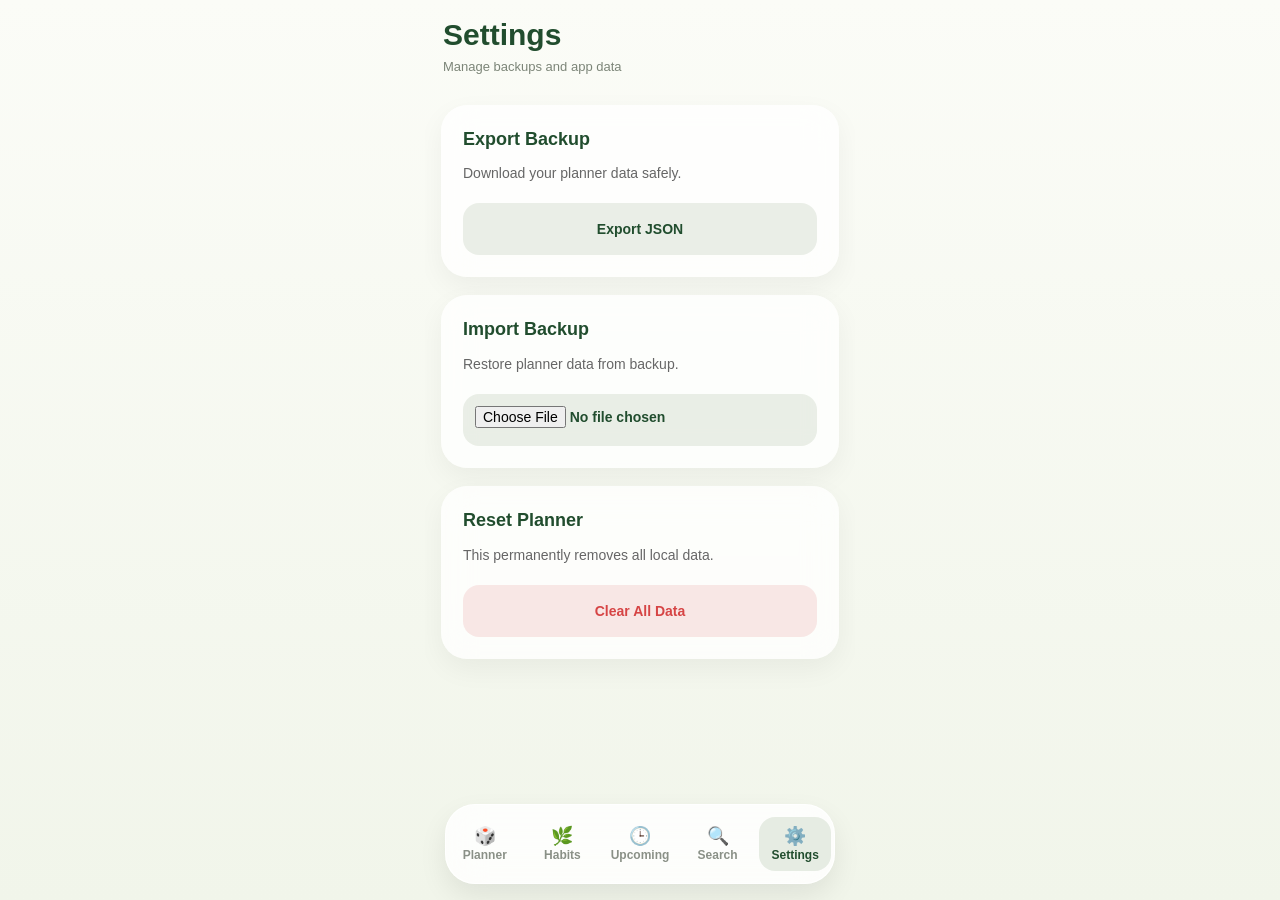
<file: settings.html>
<!DOCTYPE html>

<html lang="en">

<head>

  <meta charset="UTF-8">

  <meta
    name="viewport"
    content="
      width=device-width,
      initial-scale=1.0,
      maximum-scale=1.0,
      user-scalable=no
    "
  >

  <title>
    Settings
  </title>

  <link
    rel="stylesheet"
    href="settings.css"
  >

</head>

<body>

  <div class="app">

    <!-- HEADER -->

    <header class="header">

      <h1>
        Settings
      </h1>

      <p>
        Manage backups and app data
      </p>

    </header>

    <!-- CONTENT -->

    <main class="main-content">

      <!-- EXPORT -->

      <section class="settings-card">

        <h2>
          Export Backup
        </h2>

        <p>
          Download your planner data safely.
        </p>

        <button id="exportBtn">

          Export JSON

        </button>

      </section>

      <!-- IMPORT -->

      <section class="settings-card">

        <h2>
          Import Backup
        </h2>

        <p>
          Restore planner data from backup.
        </p>

        <input
          type="file"
          id="importInput"
          accept=".json"
        >

      </section>

      <!-- RESET -->

      <section class="settings-card danger-card">

        <h2>
          Reset Planner
        </h2>

        <p>
          This permanently removes all local data.
        </p>

        <button id="resetBtn">

          Clear All Data

        </button>

      </section>

    </main>

    <!-- NAV -->

    <nav class="bottom-nav">

      <button
        class="nav-item"

        onclick="
          window.location.href='index.html'
        "
      >

        <span class="nav-icon">
          🎲
        </span>

        <span class="nav-text">
          Planner
        </span>

      </button>

      <button
        class="nav-item"

        onclick="
          window.location.href='habits.html'
        "
      >

        <span class="nav-icon">
          🌿
        </span>

        <span class="nav-text">
          Habits
        </span>

      </button>

      <button
        class="nav-item"

        onclick="
          window.location.href='upcoming.html'
        "
      >

        <span class="nav-icon">
          🕒
        </span>

        <span class="nav-text">
          Upcoming
        </span>

      </button>

      <button
        class="nav-item"

        onclick="
          window.location.href='search.html'
        "
      >

        <span class="nav-icon">
          🔍
        </span>

        <span class="nav-text">
          Search
        </span>

      </button>

      <button
        class="
          nav-item
          active
        "
      >

        <span class="nav-icon">
          ⚙️
        </span>

        <span class="nav-text">
          Settings
        </span>

      </button>

    </nav>

  </div>

  <script src="settings.js"></script>

</body>

</html>
</file>
<file: settings.css>
*{
  margin:0;
  padding:0;
  box-sizing:border-box;

  font-family:
    'Inter',
    sans-serif;

  -webkit-tap-highlight-color:
    transparent;
}

html,
body{
  width:100%;

  min-height:100%;

  height:100dvh;

  overflow:hidden;

  background:
    linear-gradient(
      180deg,
      #fbfcf7 0%,
      #f1f5ea 100%
    );
}

.app{
  width:100%;

  min-height:100dvh;

  height:100dvh;

  max-width:430px;

  margin:auto;

  display:flex;

  flex-direction:column;

  overflow:hidden;

  position:relative;

  padding-bottom:
    env(safe-area-inset-bottom);
}

/* HEADER */

.header{
  flex-shrink:0;

  padding:
    calc(
      env(safe-area-inset-top)
      + 18px
    )
    18px
    18px;

  background:transparent;
}

.header h1{
  font-size:30px;

  color:#214d2e;

  margin-bottom:6px;

  line-height:1.1;
}

.header p{
  font-size:13px;

  color:#7c8578;

  line-height:1.5;
}

/* CONTENT */

.main-content{
  flex:1;

  min-height:0;

  overflow-y:auto;

  overflow-x:hidden;

  padding:
    10px
    16px
    calc(
      155px
      + env(safe-area-inset-bottom)
    );

  display:flex;

  flex-direction:column;

  gap:18px;
}

/* SCROLLBAR */

.main-content::-webkit-scrollbar{
  width:4px;
}

.main-content::-webkit-scrollbar-thumb{
  background:#d4d8cf;

  border-radius:20px;
}

/* SETTINGS CARD */

.settings-card{
  background:
    rgba(255,255,255,0.76);

  border-radius:26px;

  padding:22px;

  backdrop-filter:
    blur(16px);

  box-shadow:
    0 10px 28px
    rgba(0,0,0,0.05);
}

.settings-card h2{
  font-size:18px;

  color:#214d2e;

  margin-bottom:10px;

  line-height:1.4;
}

.settings-card p{
  font-size:14px;

  line-height:1.7;

  color:#666;

  margin-bottom:18px;
}

/* BUTTONS */

.settings-card button,
#importInput{
  width:100%;

  min-height:52px;

  border:none;

  border-radius:16px;

  background:
    rgba(95,127,77,0.12);

  color:#214d2e;

  font-size:14px;

  font-weight:600;
}

.settings-card button{
  cursor:pointer;
}

.settings-card button:active{
  transform:scale(0.985);
}

#importInput{
  padding:12px;
}

/* DANGER */

.danger-card button{
  background:
    rgba(214,69,69,0.12);

  color:#d64545;
}

/* ===================================================== */
/* BOTTOM NAV */
/* ===================================================== */

.bottom-nav{
  position:fixed;

  left:50%;

  transform:translateX(-50%);

  bottom:
    calc(
      16px
      + env(safe-area-inset-bottom)
    );

  width:92%;

  max-width:390px;

  background:
    rgba(255,255,255,0.82);

  backdrop-filter:
    blur(18px);

  border:
    1px solid
    rgba(255,255,255,0.9);

  border-radius:30px;

  padding:
    12px
    0;

  display:flex;

  justify-content:space-around;

  align-items:center;

  box-shadow:
    0 12px 28px
    rgba(0,0,0,0.08);

  z-index:999;
}

/* NAV ITEM */

.nav-item{
  border:none;

  background:none;

  display:flex;

  flex-direction:column;

  align-items:center;

  justify-content:center;

  gap:4px;

  color:#8a9087;

  font-size:12px;

  font-weight:600;

  border-radius:16px;

  cursor:pointer;

  transition:0.2s;

  min-width:72px;

  height:54px;
}

.nav-item.active{
  background:
    rgba(95,127,77,0.14);

  color:#214d2e;
}

.nav-icon{
  font-size:18px;

  line-height:1;
}

.nav-text{
  line-height:1;
}

/* PWA STANDALONE FIX */

@media (display-mode: standalone){

  .header{
    padding-top:
      calc(
        env(safe-area-inset-top)
        + 28px
      );
  }

  .main-content{
    padding-bottom:
      calc(
        180px
        + env(safe-area-inset-bottom)
      );
  }

  .bottom-nav{
    bottom:
      calc(
        20px
        + env(safe-area-inset-bottom)
      );
  }

}
</file>
